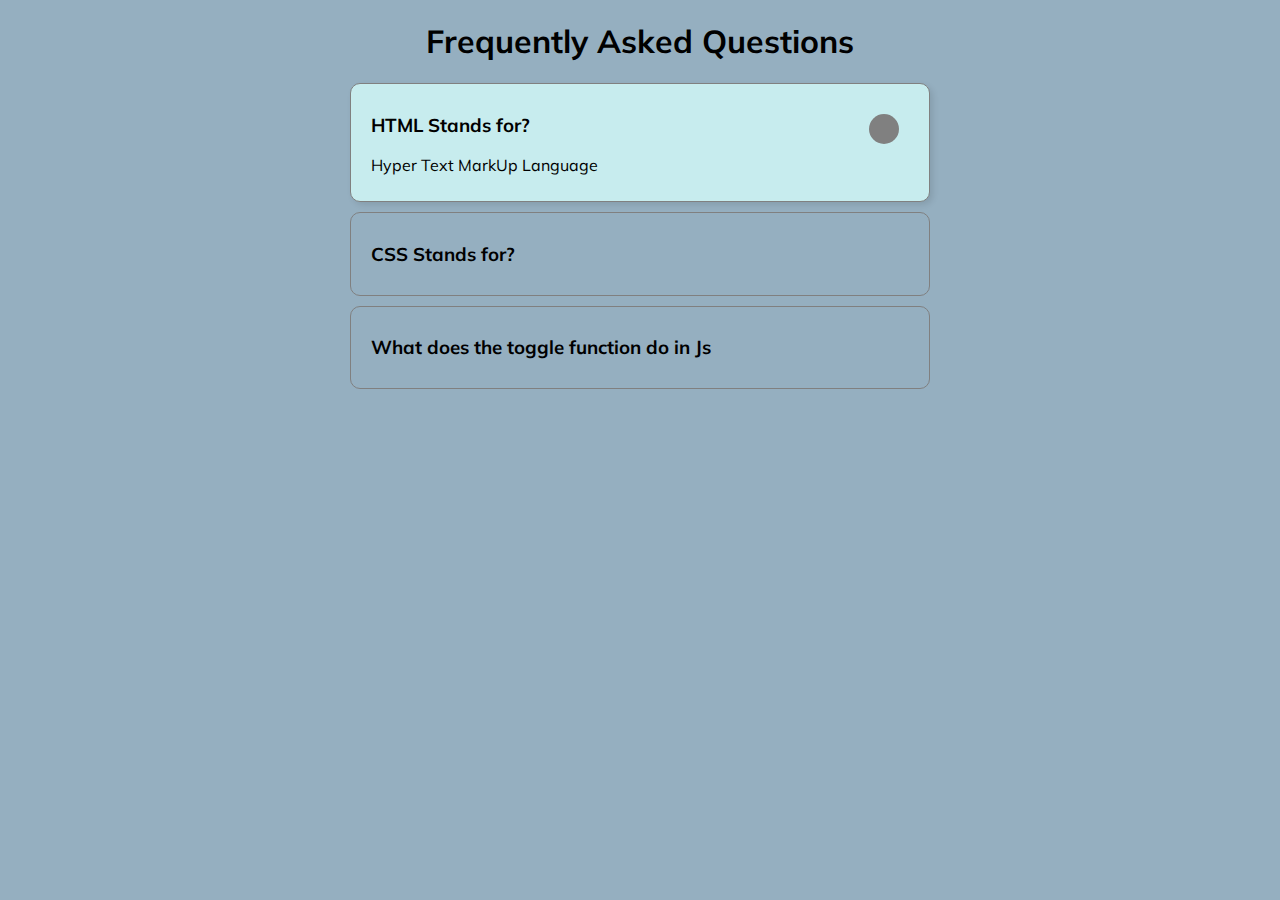
<file: 10_FAQ collapsible tab/index.html>
<!DOCTYPE html>
<html lang="en">
<head>
    <meta charset="UTF-8">
    <meta name="viewport" content="width=device-width, initial-scale=1.0">
    <title>F-A-Q</title>
    <link rel="stylesheet" href="style.css">
    <link rel="stylesheet" href="https://cdnjs.cloudflare.com/ajax/libs/font-awesome/6.5.2/css/all.min.css" integrity="sha512-SnH5WK+bZxgPHs44uWIX+LLJAJ9/2PkPKZ5QiAj6Ta86w+fsb2TkcmfRyVX3pBnMFcV7oQPJkl9QevSCWr3W6A==" crossorigin="anonymous" referrerpolicy="no-referrer" />
</head>
<body>
    <div class="faq-container">
        <h1>Frequently Asked Questions</h1>
        <div class="faq active">
            <h3 class="faq-title">HTML Stands for?</h3>
            <p class="faq-text">Hyper Text MarkUp Language </p>
            <button class="faq-toggle">
                <i class="fas fa-chevron-down"></i>
                <i class="fas fa-times"></i>
            </button>
        </div>
        <div class="faq ">
            <h3 class="faq-title">CSS Stands for?</h3>
            <p class="faq-text">CaseCading Style Sheet </p>
            <button class="faq-toggle">
                <i class="fas fa-chevron-down"></i>
                <i class="fas fa-times"></i>
            </button>
        </div>
        <div class="faq ">
            <h3 class="faq-title">What does the toggle function do in Js</h3>
            <p class="faq-text">toggles between adding and removing a class on an element. </p>
            <button class="faq-toggle">
                <i class="fas fa-chevron-down"></i>
                <i class="fas fa-times"></i>
            </button>
        </div>
    </div>
    <Script src="Script.js"></Script>
</body>
</html>
</file>
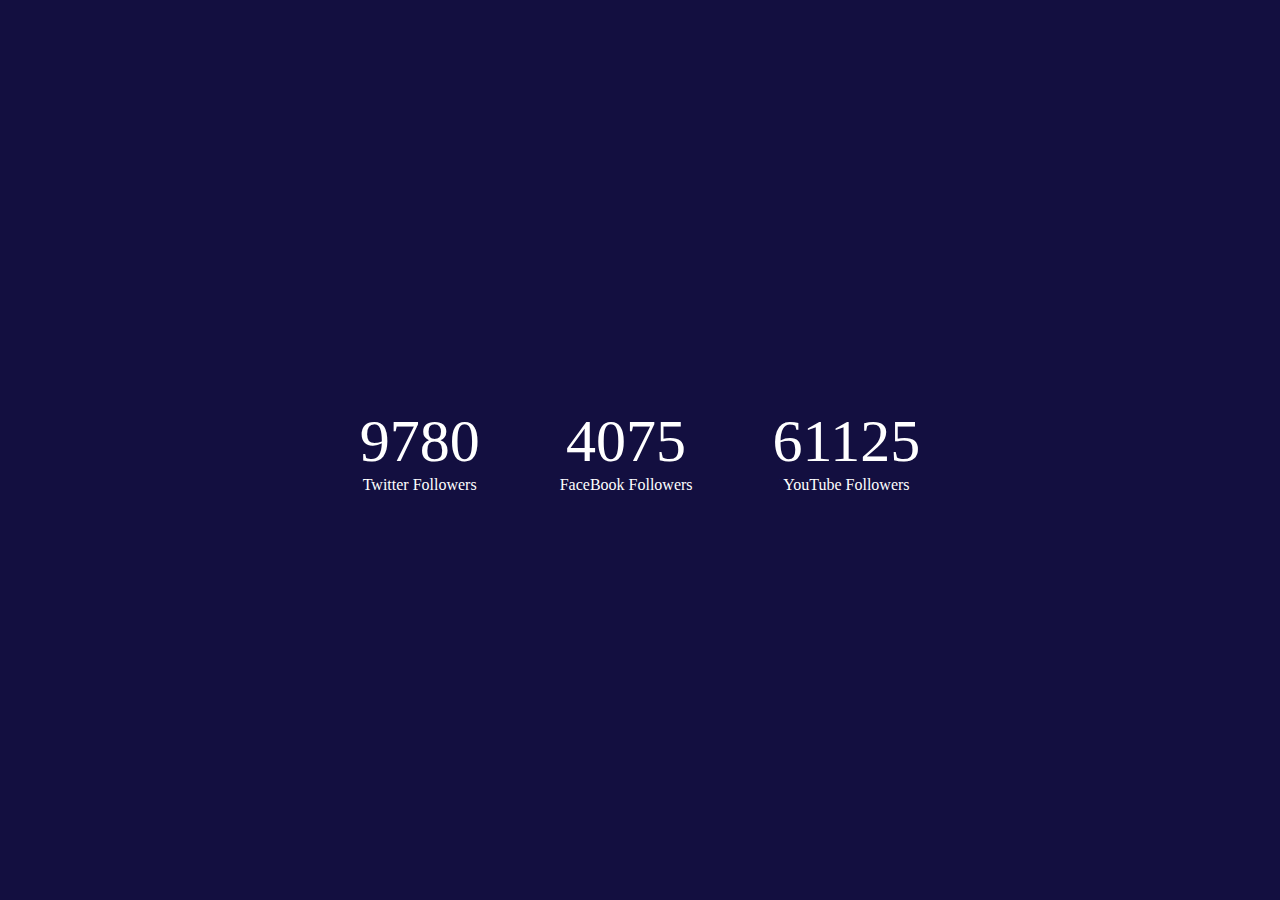
<file: 12_Social Increment Counter/index.html>
<!DOCTYPE html>
<html lang="en">
<head>
    <meta charset="UTF-8">
    <meta name="viewport" content="width=device-width, initial-scale=1.0">
    <title>Social Increment Counter </title>
    <link rel="stylesheet" href="style.css">
    <link rel="stylesheet" href="https://cdnjs.cloudflare.com/ajax/libs/font-awesome/6.5.2/css/all.min.css" integrity="sha512-SnH5WK+bZxgPHs44uWIX+LLJAJ9/2PkPKZ5QiAj6Ta86w+fsb2TkcmfRyVX3pBnMFcV7oQPJkl9QevSCWr3W6A==" crossorigin="anonymous" referrerpolicy="no-referrer" />
</head>
<body>
    <div class="counter-container">
        <i class="fab fa-x-twitter fa-3x T-i"></i>
        <div class="counter" data-target="12000"></div>
        <p>Twitter Followers </p>
    </div>
    <div class="counter-container">
        <i class="fab fa-facebook fa-3x f-i"></i>
        <div class="counter" data-target="5000"></div>
        <p>FaceBook Followers </p>
    </div>
    <div class="counter-container">
        <i class="fab fa-youtube fa-3x t-i"></i>
        <div class="counter" data-target="75000"></div>
        <p>YouTube Followers </p>
    </div>
    <Script src="Script.js"></Script>
</body>
</html>
</file>
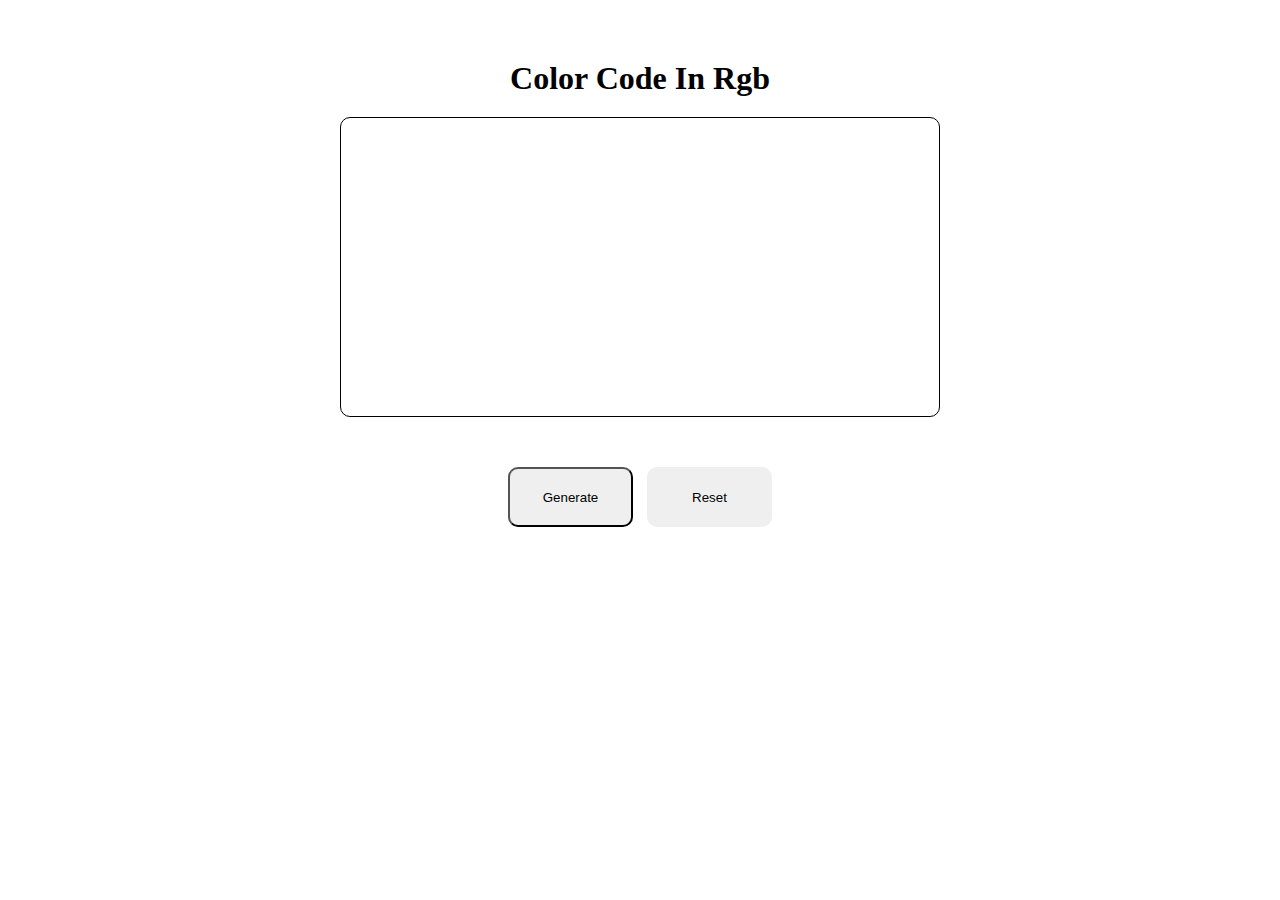
<file: 14_Color_Generator/index.html>
<!DOCTYPE html>
<html lang="en">
<head>
    <meta charset="UTF-8">
    <meta name="viewport" content="width=device-width, initial-scale=1.0">
    <title>Color Generator</title>
    <link rel="stylesheet" href="style.css">
</head>
<body>
    <h1 id="heading">Color Code In Rgb</h1>
    <div id="box">
       <p> Color </p>
    </div>
   <div>
    <button id="btn">Generate</button>
    <button id="reset">Reset</button>
   </div>
    <script src="App.js"></script>
</body>
</html>
</file>
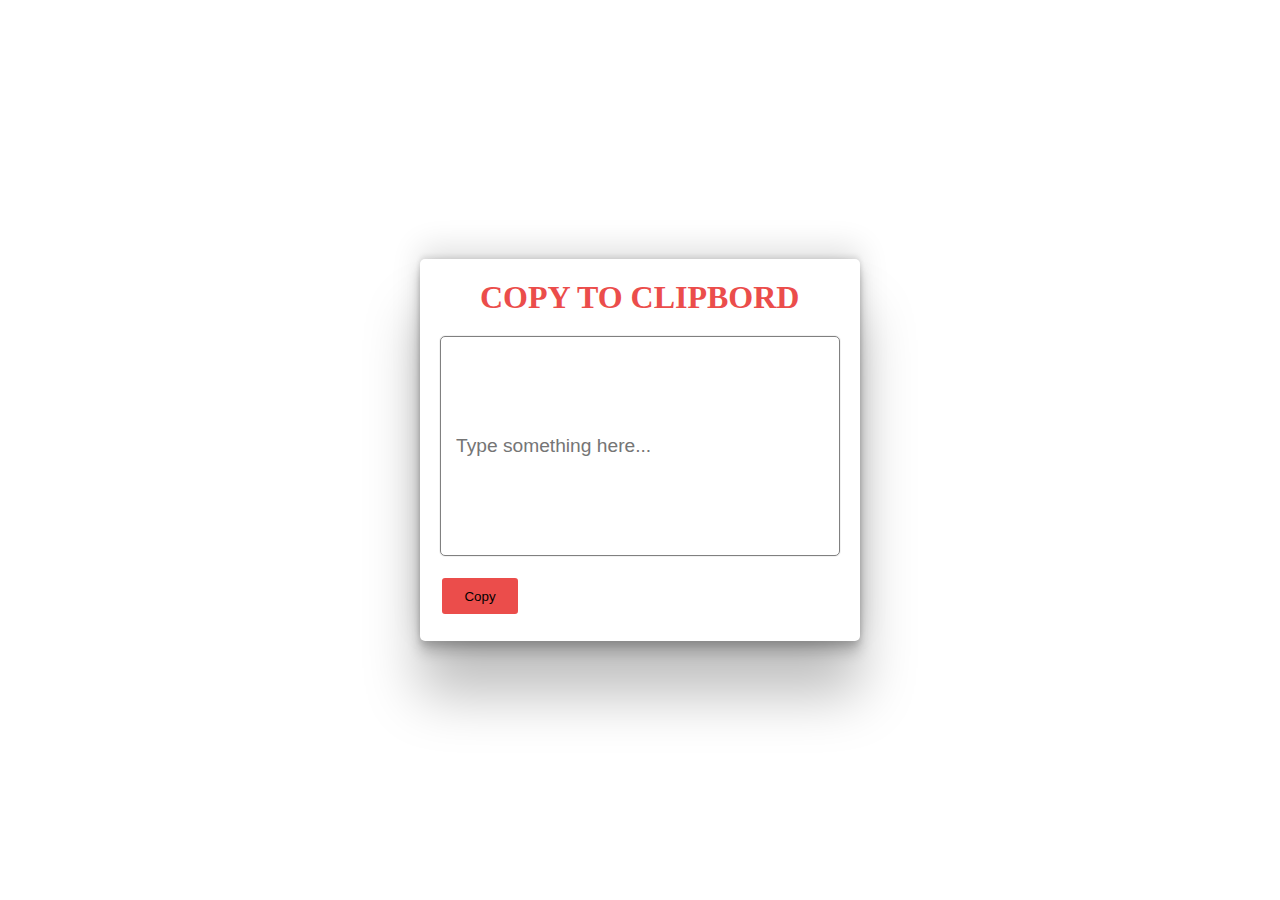
<file: 15_Copy-To-ClipBord/index.html>
<!DOCTYPE html>
<html lang="en">
<head>
    <meta charset="UTF-8">
    <meta name="viewport" content="width=device-width, initial-scale=1.0">
    <title>CopyToClipBord</title>
    <link rel="stylesheet" href="style.css">
</head>
<body>
  <div class="container">
    <h1>Copy To ClipBord</h1>
    <input type="text" id="textToCopy" placeholder="Type something here...">
    <button class="btn-copy" id="copyButton">Copy <i class="fa fa-clone"></i></button>
    <p id="copyMessage"></p>
</div>
    <Script src="script.js"></Script>
</body>
</html>
</file>
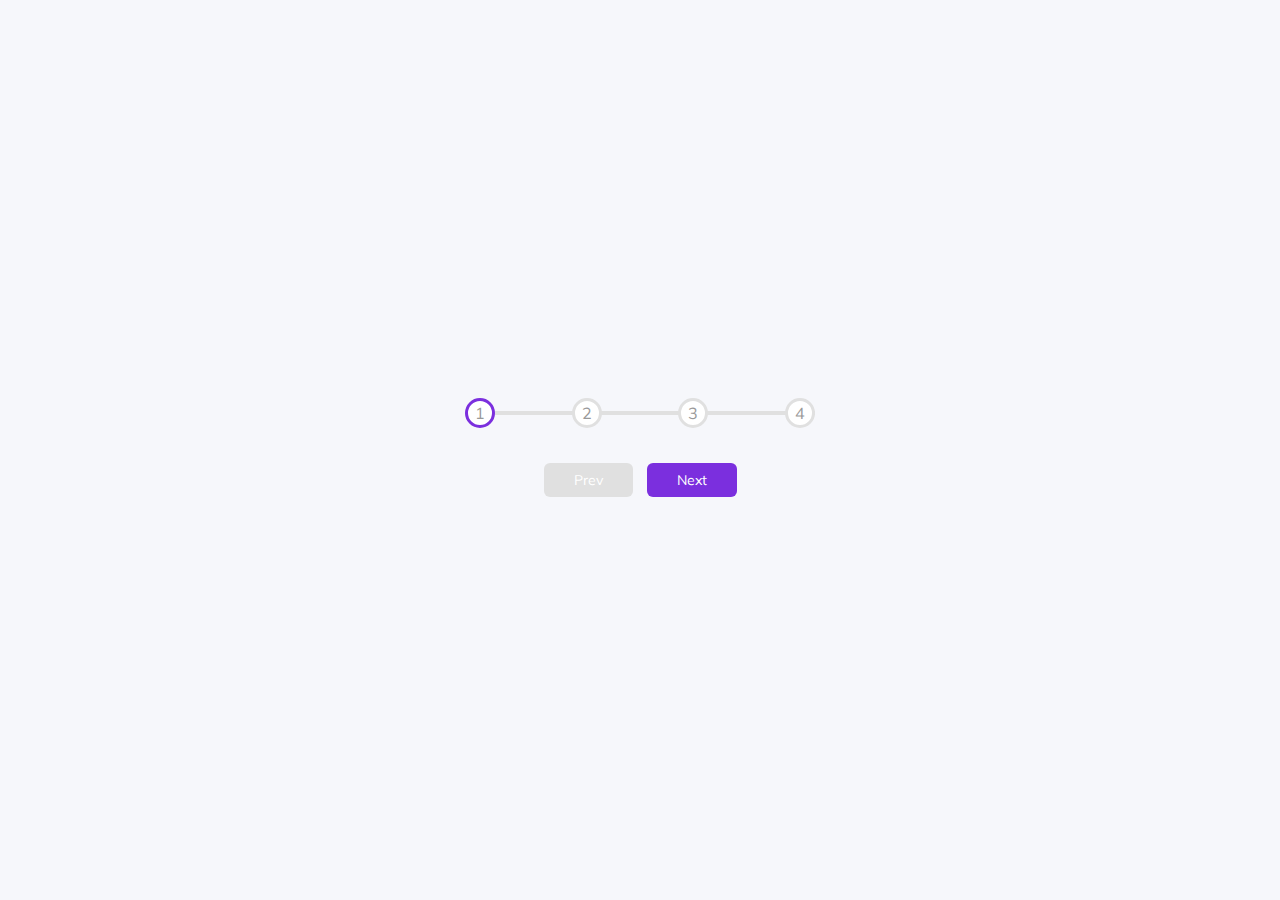
<file: 3_Progress Steps/index.html>
<!DOCTYPE html>
<html lang="en">
  <head>
    <meta charset="UTF-8" />
    <meta name="viewport" content="width=device-width, initial-scale=1.0" />
    <link rel="stylesheet" href="style.css" />
    <title>Progress Steps</title>
  </head>
  <body>
    <div class="container">
      <div class="progress-container">
        <div class="progress" id="progress"></div>
        <div class="circle active">1</div>
        <div class="circle">2</div>
        <div class="circle">3</div>
        <div class="circle">4</div>
      </div>

      <button class="btn" id="prev" disabled>Prev</button>
      <button class="btn" id="next">Next</button>
    </div>
    <script src="script.js"></script>
  </body>
</html>
</file>
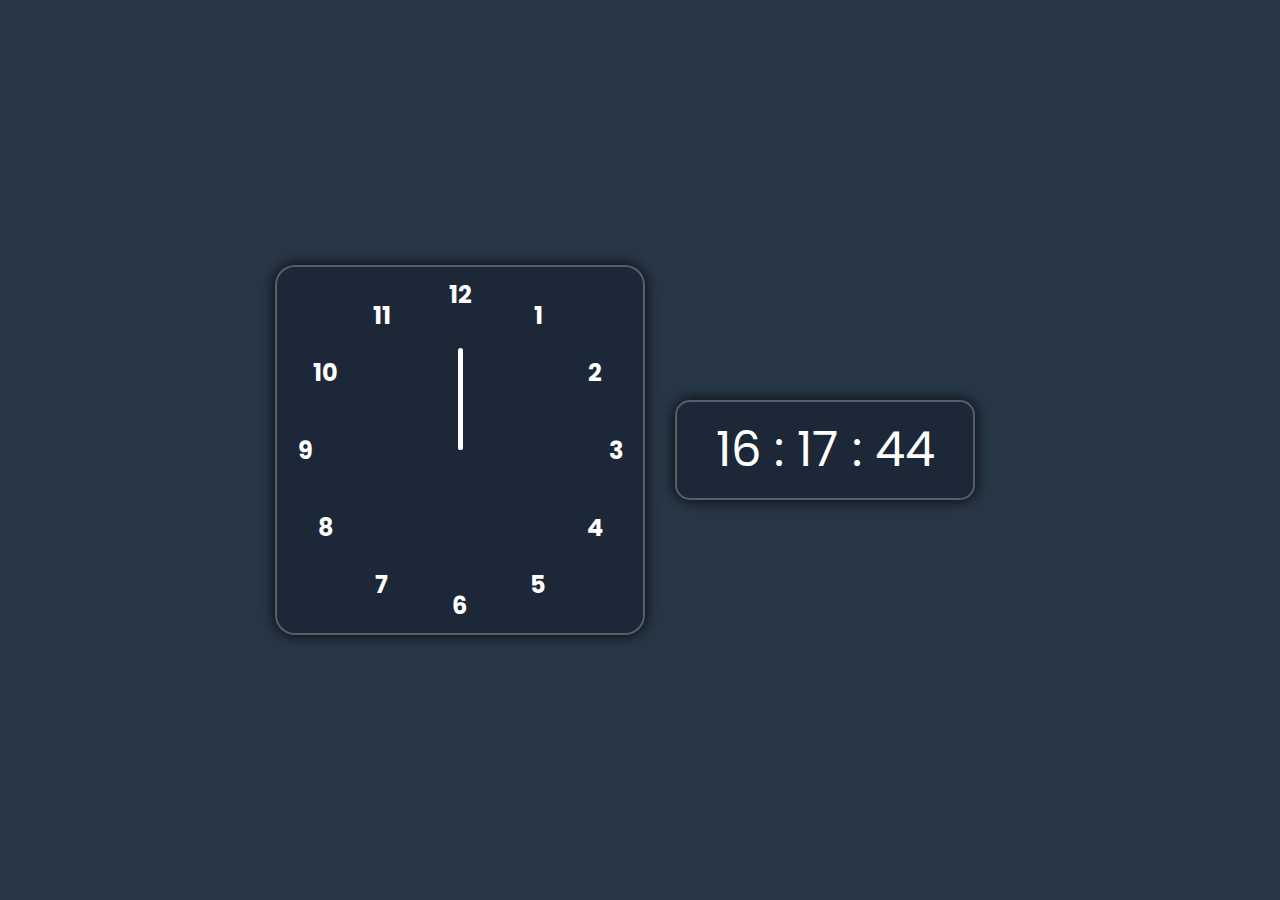
<file: 4_Analog Clock & Digital_Clock/index.html>
<!DOCTYPE html>
<html lang="en">
<head>
    <meta charset="UTF-8">
    <meta name="viewport" content="width=device-width, initial-scale=1.0">
    <title>Analog Clock</title>
    <link rel="stylesheet" href="style.css">
</head>
<body>
    <div class="container">
        <section class="clock">
            <div class="hands" style="--clr: #de3163; --h: 84px;" id="hour"><i></i></div>
            <div class="hands" style="--clr: #00a6ff; --h: 94px; " id="min"><i></i></div>
            <div class="hands" style="--clr: #fff; --h: 102px;" id="sec"><i></i></div>
            <span style="--i: 1"><b>1</b></span>
            <span style="--i: 2"><b>2</b></span>
            <span style="--i: 3"><b>3</b></span>
            <span style="--i: 4"><b>4</b></span>
            <span style="--i: 5"><b>5</b></span>
            <span style="--i: 6"><b>6</b></span>
            <span style="--i: 7"><b>7</b></span>
            <span style="--i: 8"><b>8</b></span>
            <span style="--i: 9"><b>9</b></span>
            <span style="--i: 10"><b>10</b></span>
            <span style="--i: 11"><b>11</b></span>
            <span style="--i: 12"><b>12</b></span>
        </section>
    </div>
    <div class="digital-clock" id="time">
            
    </div>
    <Script src="Script.js"></Script>
</body>
</html>
</file>
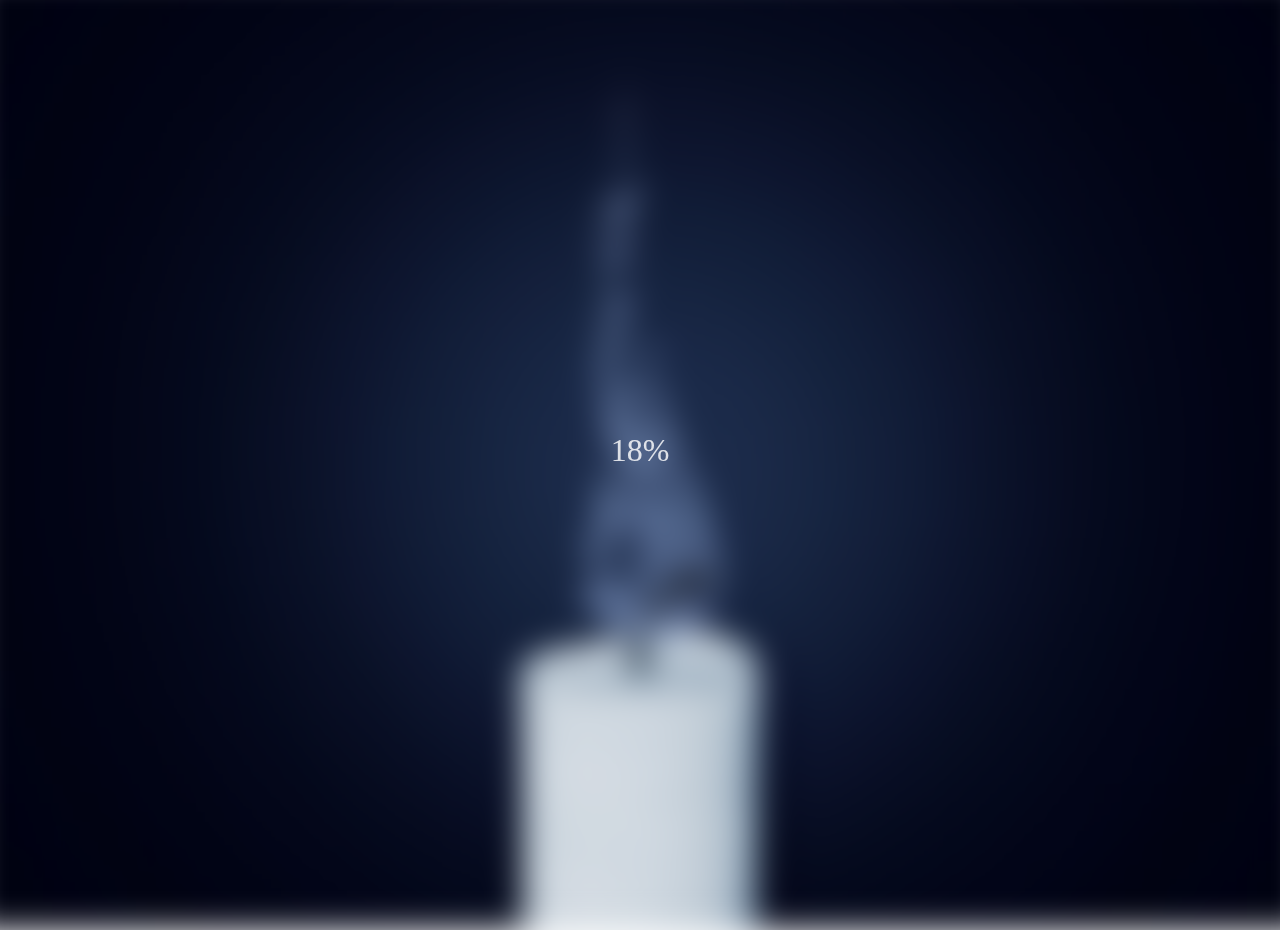
<file: 6_Blury_Loading/index.html>
<!DOCTYPE html>
<html lang="en">
<head>
    <meta charset="UTF-8">
    <meta name="viewport" content="width=device-width, initial-scale=1.0">
    <title>Blury Loading </title>
    <link rel="stylesheet" href="style.css">
</head>
<body>
    <div class="bg"></div>
    <div class="loading-text">0%</div>
    <script src="Script.js"></script>
</body>
</html>
</file>
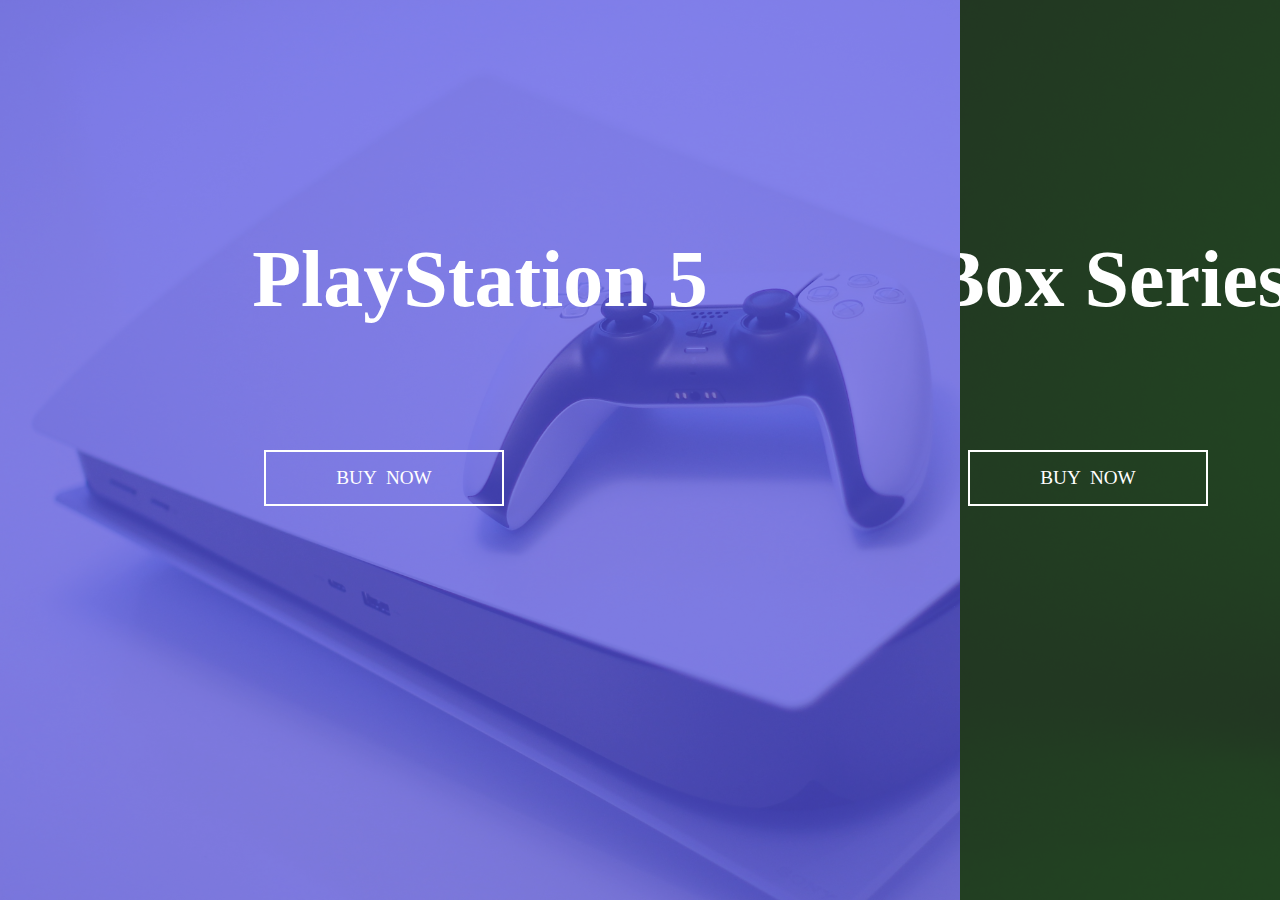
<file: 7_Split Landing Page/index.html>
<!DOCTYPE html>
<html lang="en">
<head>
    <meta charset="UTF-8">
    <meta name="viewport" content="width=device-width, initial-scale=1.0">
    <title>Split Landing Page</title>
    <link rel="stylesheet" href="style.css">
</head>
<body>
    <div class="container ">
        <div class="split left">
            <h1>PlayStation 5</h1>
            <a href="#" class="Btn">Buy Now</a>
        </div>
        <div class="split right">
            <h1>XBox Series X</h1>
            <a href="#" class="Btn">Buy Now</a>
        </div>
    </div>
    <script src="Script.js"></script>
</body>
</html>
</file>
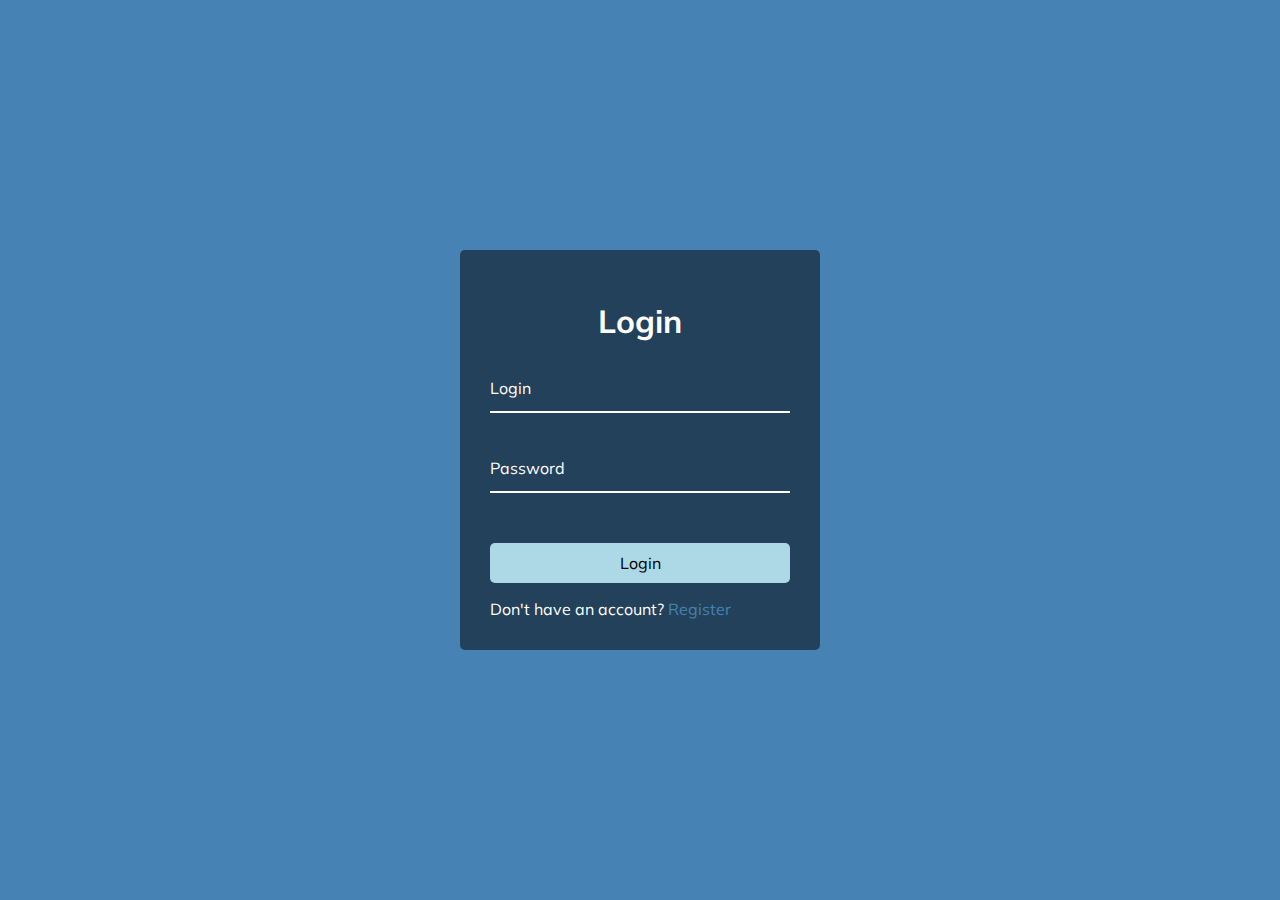
<file: 8_Input Form Wave Animation/index.html>
<!DOCTYPE html>
<html lang="en">
<head>
    <meta charset="UTF-8">
    <meta name="viewport" content="width=device-width, initial-scale=1.0">
    <title>Wave Animation in Form</title>
    <link rel="stylesheet" href="style.css">
</head>
<body>
    <div class="container">
        <h1>Login</h1>
        <form>
            <div class="form-control">
                <input type="text" required>
                <label for="text">Login</label>
            </div>
            <div class="form-control">
                <input type="password" required>
                <label for="password">Password</label>
            </div>
            <button class="btn">Login</button>
        </form>
        <p>Don't have an account? <a href="#">Register</a></p>
    </div>
    <script src="Script.js"></script>
</body>
</html>
</file>
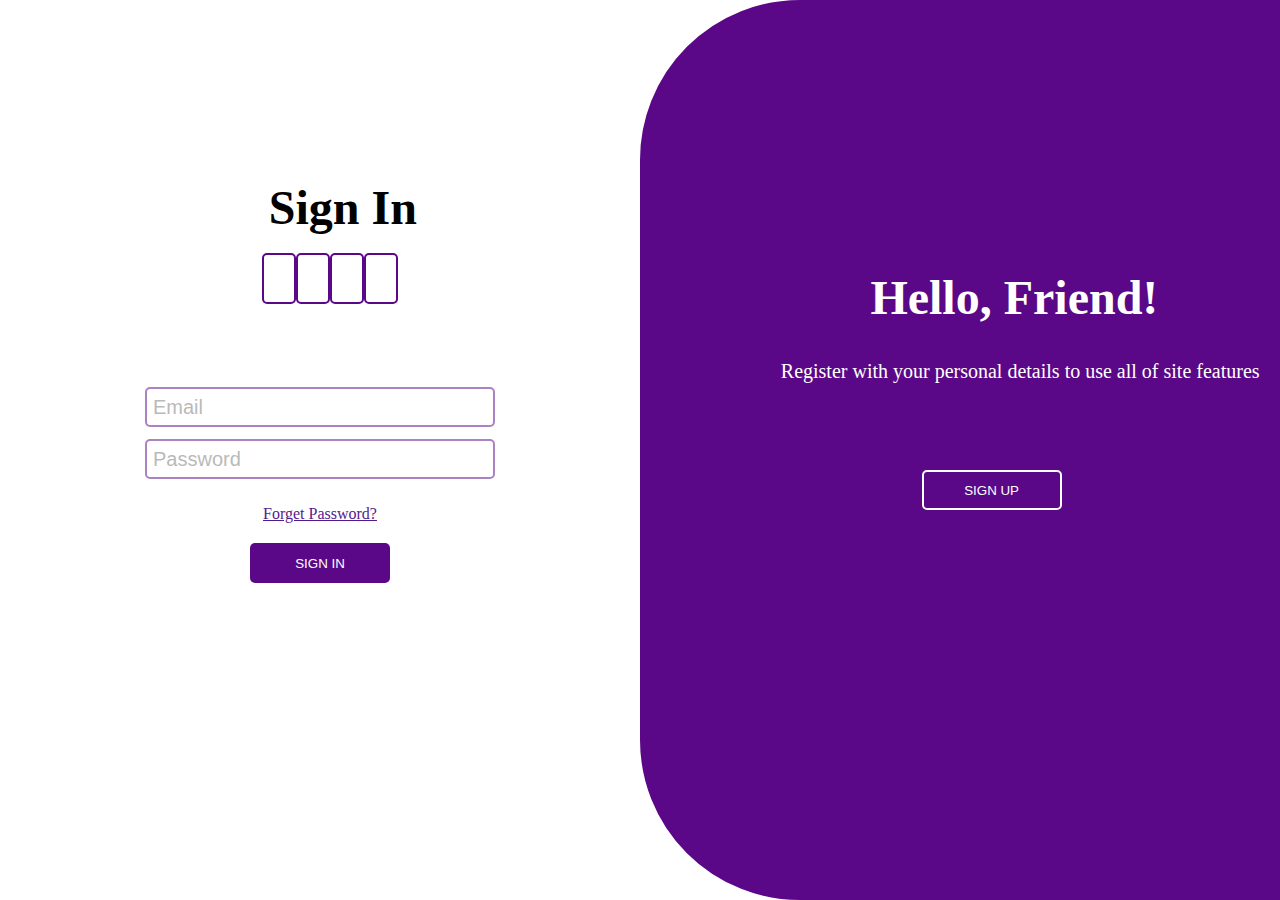
<file: 13_LogIn & SinUp Pages/Log In/index.html>
<!DOCTYPE html>
<html lang="en">

<head>
    <meta charset="UTF-8">
    <meta name="viewport" content="width=device-width, initial-scale=1.0">
    <title>Log_In</title>
    <link rel="stylesheet" href="style.css">
    <link rel="stylesheet" href="https://cdnjs.cloudflare.com/ajax/libs/font-awesome/6.5.2/css/all.min.css" integrity="sha512-SnH5WK+bZxgPHs44uWIX+LLJAJ9/2PkPKZ5QiAj6Ta86w+fsb2TkcmfRyVX3pBnMFcV7oQPJkl9QevSCWr3W6A==" crossorigin="anonymous" referrerpolicy="no-referrer" />
</head>

<body>
<div class="container">
    <div class="left-container">
        <h1>Sign In</h1>
        <div class="icons">
            <a href=""><i class="fab fa-facebook"></i></a>
            <a href=""><i class="fab fa-google"></i></a>
            <a href=""><i class="fab fa-linkedin-in"></i></a>
            <a href=""><i class="fab fa-github"></i></a>
        </div>
        <form action="">
            <input type="text" placeholder="Email">
            <input type="password" placeholder="Password">
        </form>
        <a href="">Forget Password?</a>
        <button>SIGN IN</button>
    </div>
    <div class="right-container">
        <h1>Hello, Friend!</h1>
        <p>Register with your personal details to use all of site features</p>
        <a href="Sign Up/index.html"><button>SIGN UP</button></a>
    </div>
</div>

</body>

</html>
</file>
<file: 10_FAQ collapsible tab/style.css>
@import url('https://fonts.googleapis.com/css?family=Muli&display=swap');

*{
    box-sizing: border-box;
}

body{
    font-family: 'Muli', sans-serif;
    background-color: #95afc0;
}

.faq-container {
    max-width:600px;
    margin:0 auto;
}

h1 {
    text-align:center;
}

.faq{
    position:relative;
    border:1px solid grey;
    padding: 10px 20px;
    margin:10px;
    border-radius: 10px;
    overflow: hidden;
    transition: 0.3s ease-in-out;
    -webkit-transition: 0.3s ease-in-out;
    -moz-transition: 0.3s ease-in-out;
    -ms-transition: 0.3s ease-in-out;
    -o-transition: 0.3s ease-in-out;
}


.faq.active{
    background-color: #c7ecee;
    box-shadow: 3px 3px 6px rgba(0,0,0,0.1);
}


.faq.active::before,.faq.active::after{
    content: "\f075";
    font-family: "Font Awesome 5 Free";
    color:teal;
    font-size: 7rem;
    position:absolute;
    top: 10px;
    left:10px;
    opacity: 0.1;
    z-index: 0;
}

.faq.active::before{
    top:-30px;
    left:-30px;
    transform: rotateY(180deg);
    color:rebeccapurple;
}

.faq .faq-text{
    display:none;
}

.faq.active .faq-text{
    display:block;
}

.faq-toggle{
    position:absolute;
    top:30px;
    right:30px;
    height:30px;
    width:30px;
    background-color: transparent;
    border:0;
    border-radius: 50%;
}

.faq-toggle:focus{
    outline:0;
}

.faq-toggle .fa-times{
    display:none;
}

.faq.active .faq-toggle .fa-times{
    display: block;
    color:#fff;
}

.faq.active .faq-toggle{
    background-color: grey;
}


.faq.active .faq-toggle .fa-chevron-down{
    display: none;
}
</file>
<file: 12_Social Increment Counter/style.css>
*{
    box-sizing: border-box;
    margin: 0;
    padding: 0;
}
body{
    min-height: 100vh;
    display: flex;
    justify-content: center;
    align-items: center;
    color: #fff;
    background-color: #130f40;
}
.counter-container{
    display: flex;
    flex-direction: column;
    margin: 20px;
    padding: 20px;
    justify-content: center;
    align-items: center;
}
.t-i,.f-i,.T-i{
    transition: all 0.3s linear;
    cursor: pointer;
}
.T-i:hover{
    color: black;
    outline: #fff;
}
.f-i:hover{
    color: rgb(97, 97, 226);
}
.t-i:hover{
 color: #ea0000;
}
.counter{
    font-size: 60px;
}
@media (max-width:580px) {
    body{
        flex-direction: column;
    }
}
</file>
<file: 14_Color_Generator/style.css>
*{
    margin: 0%;
    padding: 0%;
    box-sizing: border-box;
}
body{
    display: flex;
    flex-direction: column;
    justify-content: center;
    align-items: center;
}
h1{
    margin-top: 60px;
}
#box {
    border: 1px solid black;
    width: 600px;
    height: 300px;
    margin-top: 20px;
    text-align: center;
    display: flex;
    justify-content: center;
    align-items:center;
    border-radius: 10px;
}
div p{
    color: #fff;
}
#btn {
    margin-top: 50px;
    height: 60px;
    width: 125px;
    border-radius: 10px;
    cursor: pointer;
}
#reset {
    margin-top: 50px;
    height: 60px;
    width: 125px;
    border-radius: 10px;
    cursor: pointer;
    border: none;
    margin-left: 10px;
}
</file>
<file: 15_Copy-To-ClipBord/style.css>
*{
    margin: 0;
    padding: 0;
    box-sizing: border-box;
}
body{
    display: flex;
    justify-content: center;
    align-items: center;
    height: 100vh;
}
.container{
    display: flex;
    flex-direction: column;
    align-items: flex-start;
    border-radius: 5px;
    padding: 20px;
    box-shadow: rgba(0, 0, 0, 0.25) 0px 54px 55px, rgba(0, 0, 0, 0.12) 0px -12px 30px, rgba(0, 0, 0, 0.12) 0px 4px 6px, rgba(0, 0, 0, 0.17) 0px 12px 13px, rgba(0, 0, 0, 0.09) 0px -3px 5px;
    -webkit-border-radius: 5px;
    -moz-border-radius: 5px;
    -ms-border-radius: 5px;
    -o-border-radius: 5px;
}
h1{
    margin-bottom: 20px;
    margin-left: 40px;
    color: #eb4d4b;
    text-transform: uppercase;
    text-align: center;
}
button{
    margin: 20px 20px 0 0;
    height: 40px;
    width: 80px;
    border: 2px solid white;
    background-color:#eb4d4b;
    border-radius: 5px;
    cursor: pointer;
    transition: ease-in-out 0.5s;
    -webkit-transition: ease-in-out 0.5s;
    -moz-transition: ease-in-out 0.5s;
    -ms-transition: ease-in-out 0.5s;
    -o-transition: ease-in-out 0.5s;
}
button:hover{
    background-color: #fff;
    color: #eb4d4b;
    border: 2px solid #eb4d4b;
}
input {
    height: 220px;
    width: 400px;
    font-size: larger;
    font-weight: normal;
    padding: 15px;
    outline: 0;
    border: 1px solid gray;
    transition: all 0.5s;
    border-radius: 5px;
    font-family:sans-serif;
    box-shadow: rgba(0, 0, 0, 0.05) 0px 0px 0px 1px;
   
}
input:focus{
    border: none;
    transition: all 0.5s;
}
p {
    display: block;
    margin-top: 5px;
    text-align: center;
    font-size: 18px;
    transition: all 0.5s;
}
</file>
<file: 3_Progress Steps/style.css>
@import url('https://fonts.googleapis.com/css?family=Muli&display=swap');

:root {
  --line-border-fill: #7b2fde;
  --line-border-empty: #e0e0e0;
}

* {
  box-sizing: border-box;
}

body {
  background-color: #f6f7fb;
  font-family: 'Muli', sans-serif;
  display: flex;
  align-items: center;
  justify-content: center;
  height: 100vh;
  overflow: hidden;
  margin: 0;
}

.container {
  text-align: center;
}

.progress-container {
  display: flex;
  justify-content: space-between;
  position: relative;
  margin-bottom: 30px;
  max-width: 100%;
  width: 350px;
}

.progress-container::before {
  content: '';
  background-color: var(--line-border-empty);
  position: absolute;
  top: 50%;
  left: 0;
  transform: translateY(-50%);
  height: 4px;
  width: 100%;
  z-index: -1;
}

.progress {
  background-color: var(--line-border-fill);
  position: absolute;
  top: 50%;
  left: 0;
  transform: translateY(-50%);
  height: 4px;
  width: 0%;
  z-index: -1;
  transition: 0.4s ease;
}

.circle {
  background-color: #fff;
  color: #999;
  border-radius: 50%;
  height: 30px;
  width: 30px;
  display: flex;
  align-items: center;
  justify-content: center;
  border: 3px solid var(--line-border-empty);
  transition: 0.4s ease;
}

.circle.active {
  border-color: var(--line-border-fill);
}

.btn {
  background-color: var(--line-border-fill);
  color: #fff;
  border: 0;
  border-radius: 6px;
  cursor: pointer;
  font-family: inherit;
  padding: 8px 30px;
  margin: 5px;
  font-size: 14px;
}

.btn:active {
  transform: scale(0.98);
}

.btn:focus {
  outline: 0;
}

.btn:disabled {
  background-color: var(--line-border-empty);
  cursor: not-allowed;
}
</file>
<file: 4_Analog Clock & Digital_Clock/style.css>
@import url('https://fonts.googleapis.com/css2?family=Poppins:ital,wght@0,100;0,200;0,300;0,400;0,500;0,600;0,700;0,800;0,900;1,100;1,200;1,300;1,400;1,500;1,600;1,700;1,800;1,900&display=swap');

*{
    box-sizing: border-box;
    margin: 0;
    padding: 0;
}
body{
    display: flex;
    justify-content: center;
    align-items: center;
    font-family: "Poppins", sans-serif;
    min-height: 100vh;
    background-color: #283747;
    color: #fff;
}
.container{
    position: relative;
}
.clock{
    height: 370px;
    width: 370px;
    border-radius: 20px;
    background-color: #1c2837;
    border: 2px solid rgba(255,255,255, 0.25);
    box-shadow: 0px 0px 15px rgba(0,0,0,0.9);
    display: flex;
    justify-content: center;
    align-items: center;
    -webkit-border-radius: 20px;
    -moz-border-radius: 20px;
    -ms-border-radius: 20px;
    -o-border-radius: 20px;
}
.clock span{
    position: absolute;
    transform: rotate(calc(30deg*var(--i)));
    inset: 12px;
    text-align: center;
   
}
.clock span b {
    transform: rotate(calc(-30deg*var(--i)));
    display: inline-block;
    font-size: 1.5rem;
}
.hands {
    display: flex;
    align-items: center;
    justify-content: center;
    align-items: flex-end;
}
.hands i {
    position: absolute;
    background: var(--clr);
    width: 5px;
    height: var(--h);
    border-radius: 70px;
    
}
.digital-clock{
    width: 300px;
    height: 100px;
    background-color: aliceblue;
    border-radius: 15px;
    margin: 30px;
    border: 2px solid rgba(255,255,255, 0.25);
    box-shadow: 0px 0px 15px rgba(0,0,0,0.9);
    background-color: #1c2837;
    display: flex;
    justify-content: center;
    align-items: center;
    font-size: xxx-large;
    padding: 20px;
    font-family: "Poppins", sans-serif;
    color: #fff;
}
</file>
<file: 6_Blury_Loading/style.css>
*{
    box-sizing: border-box;
    margin: 0;
    padding: 0;
}
body{
    display: flex;
    justify-content: center;
    align-items: center;
    flex-direction: column;
    min-height: 100vh;
    overflow: hidden;
}
.bg{
    background: url(Image/candle-1042087_1280.jpg);
    background-size: cover;
    background-repeat: no-repeat;
    background-position: center;
    position: absolute;
    left: -30px;
    top: -30px;
    height: calc(100vh + 60px);
    width: calc(100vw + 60px);
    z-index: -1;
    filter: blur(20px);
    -webkit-filter: blur(0);
}
.loading-text{
    font-size: xx-large;
    color: #fff;
}
</file>
<file: 7_Split Landing Page/style.css>
*{
    box-sizing: border-box;
}
:root{
    --left-bg-colr: rgba(87,84,236,0.7);
    --right-bg-colr: rgba(43,43,43,0.8);
    --hover-left-colr: rgba(87,84,236,1);
    --hover-right-colr: rgba(28,122,28,1);
    --hover-width: 75%;
    --other-width:25%;

}
body{
    height: 100vh;
    overflow: hidden;
    margin: 0%;
}
.container{
    position: relative;
    background-color: #333;
    width: 100%;
    height: 100%;
}
.split{
    position: absolute;
    height: 100%;
    width: 50%;
    overflow: hidden;
}
.split.left{
    left: 0;
    background: url(images/PlayStation.jpg);
    background-repeat: no-repeat;
    background-size: cover;
}
.split.right{
    right: 0;
    background: url(images/Xbox_X_series.jpg);
    background-repeat: no-repeat;
    background-size: cover;
}
.split.left::before{
    content: '';
    position: absolute;
    height: 100%;
    width: 100%;
    background-color: var(--left-bg-colr);
}
.split.right::before{
    content: '';
    position: absolute;
    height: 100%;
    width: 100%;
    background-color: var(--right-bg-colr);
}
h1{
    color: #fff;
    font-size: 5rem;
    position: absolute;
    top: 20%;
    left: 50%;
    transform: translate(-50%);
    white-space: nowrap;
}
.Btn{
    color: #fff;
    text-decoration: none;
    text-transform: uppercase;
    border: 2px solid #fff;
    padding: 15px;
    width: 15rem;
    position: absolute;
    top: 50%;
    left: 40%;
    transform: translate(-50%);
    display: flex;
    align-items: center;
    justify-content: center;
    transition: 0.3s ease-in;
    -webkit-transition: 0.3s ease-in;
    -moz-transition: 0.3s ease-in;
    -ms-transition: 0.3s ease-in;
    -o-transition: 0.3s ease-in;
    font-size: 1.2rem;
    word-spacing: 5px;
}
.split.left, .split.left::before,.split.right, .split.right::before{
    transition:all 1s ease;
}
.split.left .Btn:hover{
    background-color: var(--hover-left-colr);
    border-color: var(--hover-left-colr);
}
.split.right .Btn:hover{
    background-color: var(--hover-right-colr);
    border-color: var(--hover-right-colr);
}
.hover-left .left{
    width: var(--hover-width);
}
.hover-left .right{
    width: var(--other-width);
}
.hover-right .left{
    width: var(--other-width);
}
.hover-right .right{
    width: var(--hover-width);
}

@media (max-width:800px) {
    h1{
        font-size: 2rem;
        top: 30%;
    }
    .Btn{
        padding: 1rem;
        width: 10rem;
    }
}
</file>
<file: 8_Input Form Wave Animation/style.css>
@import url('https://fonts.googleapis.com/css2?family=Mulish:ital,wght@0,200..1000;1,200..1000&display=swap');
*{
    box-sizing: border-box;
}
body{
    background-color: steelblue;
    color: #fff;
    font-family: "Mulish", sans-serif;
    display: flex;
    flex-direction: column;
    justify-content: center;
    align-items: center;
    margin: 0;
    min-height: 100vh;
    width: 100vw;
    overflow: hidden;

}
.container{
    background-color: rgba(0, 0, 0, 0.5);
    padding: 30px;
    border-radius: 5px;
    height: 400px;
    width: 360px;
    -webkit-border-radius: 5px;
    -moz-border-radius: 5px;
    -ms-border-radius: 5px;
    -o-border-radius: 5px;
}
.container h1{
    text-align: center;
}
.container a{
    color: steelblue;
    text-decoration: none;
}
.form-control{
    position: relative;
    margin: 20px 0 30px;
}
.form-control input{
    background-color: transparent;
    border :none;
    border-bottom: 2px solid #fff;
    padding: 15px 0;
    display: block;
    width: 100%;
    color: #fff;
    font-size: 16px;
}
.form-control input:focus,.form-control input:valid{
    outline: none;
    border-bottom-color:lightblue ;
}
.btn{
    width:100%;
    padding: 10px;
    border-radius: 5px;
    border: 0;
    margin-top: 20px;
    background-color: lightblue;
    font-size: 16px;
    font-family: inherit;
    cursor: pointer;
}
.btn:focus{
    outline: 0;
    transform: scale(0.98);
}
.form-control label{
    position: absolute;
    top: 15px;
    left: 0;
}
.form-control label span{
    display:inline-block;
    transition: transform 0.3s ease-in;
 }
 
 .form-control input:focus + label span, .form-control input:valid + label span{
 
     transform: translateY(-30px);
 }
</file>
<file: 13_LogIn & SinUp Pages/Log In/style.css>
* {
    box-sizing: border-box;
    margin: 0;
    padding: 0;
}

.container {
    display: flex;
    flex-direction: row;
    min-height: 100vh;
}

.left-container,
.right-container {
    width: 50%;
    display: flex;
    align-items: center;
    justify-content: center;
    flex-direction: column;
}

.right-container {
    border: 2px solid #5B0888;
    border-top-left-radius: 160px;
    border-bottom-left-radius: 160px;
    background-color: #5B0888;
    color: #fff;
}

h1 {
    font-size: xxx-large;
    position: absolute;
    top: 20%;
    left: 21%;
}

.icons {
    position: absolute;
    top: 30%;
    padding-left: 20px;
}

i {
    border: 2px solid #5B0888;
    border-radius: 5px;
    padding: 15px;
}

form {
    display: flex;
    flex-direction: column;
    margin: 20px;
}

form input {
    width: 350px;
    height: 40px;
    margin: 6px;
    padding: 6px;
    font-size: 20px;
    border-radius: 5px;
    border: 2px #5B0888 solid;
    opacity: 0.5;
}

input:first-child {
    margin-top: 50px;
}

form input:focus {
    outline: 0;
    opacity: 1;
}

button {
    border: none;
    width: 140px;
    height: 40px;
    margin-top: 20px;
    border-radius: 5px;
    background-color: #5B0888;
    color: #fff;
    cursor: pointer;
    transition: 0.5s ease-in;
    -webkit-transition: 0.5s ease-in;
    -moz-transition: 0.5s ease-in;
    -ms-transition: 0.5s ease-in;
    -o-transition: 0.5s ease-in;
}

.right-container h1 {
    position: absolute;
    top: 30%;
    left: 68%;
}

.right-container p {
    position: absolute;
    top: 40%;
    left: 61%;
    font-size: 20px;
}

.right-container button {
    position: absolute;
    top: 50%;
    left: 72%;
    border: 2px solid;
}

.right-container button:hover{
    background-color: #fff;
    color: #5B0888;
}
.left-container button:hover{
    background-color: #fff;
    border: 2px solid #5B0888;
    color: #5B0888;
}
</file>
